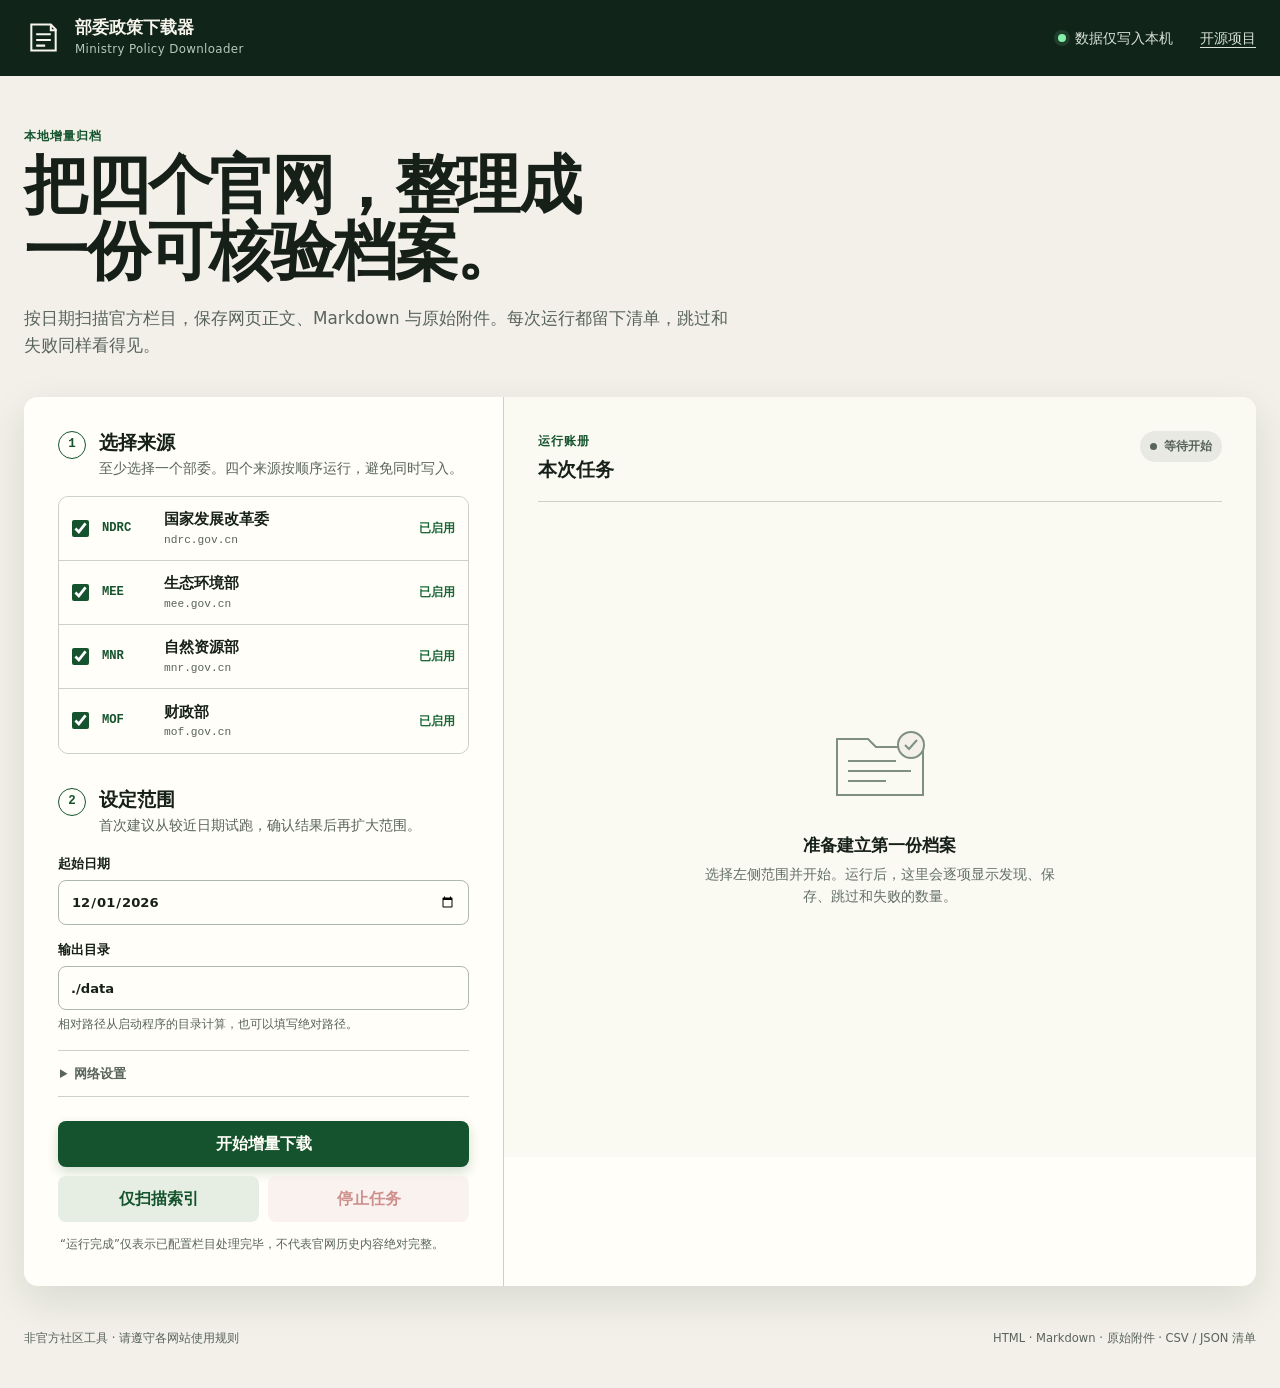
<file: src/policy_harvester/web/index.html>
<!doctype html>
<html lang="zh-CN">
<head>
  <meta charset="utf-8">
  <meta name="viewport" content="width=device-width, initial-scale=1">
  <meta name="color-scheme" content="light">
  <meta name="theme-color" content="#102419">
  <title>部委政策下载器</title>
  <link rel="stylesheet" href="app.css">
</head>
<!--
THESIS: 把分散在四个官网的政策，变成一份可核验的本地档案；拒绝指标卡堆砌的通用后台。
OWN-WORLD: 温和纸张底色、深森林绿、连续登记清单和深色机器日志组成现代档案工作台。
STORY: 用户选来源与日期，确认输出范围，启动增量归档，并看见每个来源的成功、跳过和缺口。
FIRST VIEWPORT: 顶部说明产品，左侧固定配置与主操作，右侧是连续运行账册；主按钮始终无需滚动。
FORM: Operate 模式的非对称双栏工作台，沿用既有桌面工具的任务顺序并适配浏览器。
-->
<body>
  <a class="skip-link" href="#workspace">跳到操作区</a>
  <header class="masthead">
    <div class="brand-lockup" aria-label="部委政策下载器">
      <svg class="mark" viewBox="0 0 48 48" aria-hidden="true">
        <path d="M9 8h24l6 6v26H9z" fill="none" stroke="currentColor" stroke-width="2.5"/>
        <path d="M33 8v7h7M15 20h18M15 27h18M15 34h11" fill="none" stroke="currentColor" stroke-width="2.5"/>
      </svg>
      <div>
        <strong>部委政策下载器</strong>
        <span>Ministry Policy Downloader</span>
      </div>
    </div>
    <div class="masthead-meta">
      <span class="privacy-dot" aria-hidden="true"></span>
      数据仅写入本机
      <a href="https://github.com/Lcub3d/ministry-policy-downloader" target="_blank" rel="noreferrer">开源项目</a>
    </div>
  </header>

  <main id="workspace" class="workspace">
    <section class="intro" aria-labelledby="page-title">
      <p class="kicker">本地增量归档</p>
      <h1 id="page-title">把四个官网，整理成一份可核验档案。</h1>
      <p>按日期扫描官方栏目，保存网页正文、Markdown 与原始附件。每次运行都留下清单，跳过和失败同样看得见。</p>
    </section>

    <div class="desk">
      <form id="job-form" class="setup" novalidate>
        <div class="section-heading">
          <span class="step-index">1</span>
          <div>
            <h2>选择来源</h2>
            <p>至少选择一个部委。四个来源按顺序运行，避免同时写入。</p>
          </div>
        </div>

        <fieldset id="sources" class="source-ledger">
          <legend class="sr-only">政策来源</legend>
          <label class="source-row">
            <input type="checkbox" name="source" value="ndrc" checked>
            <span class="source-code">NDRC</span>
            <span class="source-name"><strong>国家发展改革委</strong><small>ndrc.gov.cn</small></span>
            <span class="source-state">已启用</span>
          </label>
          <label class="source-row">
            <input type="checkbox" name="source" value="mee" checked>
            <span class="source-code">MEE</span>
            <span class="source-name"><strong>生态环境部</strong><small>mee.gov.cn</small></span>
            <span class="source-state">已启用</span>
          </label>
          <label class="source-row">
            <input type="checkbox" name="source" value="mnr" checked>
            <span class="source-code">MNR</span>
            <span class="source-name"><strong>自然资源部</strong><small>mnr.gov.cn</small></span>
            <span class="source-state">已启用</span>
          </label>
          <label class="source-row">
            <input type="checkbox" name="source" value="mof" checked>
            <span class="source-code">MOF</span>
            <span class="source-name"><strong>财政部</strong><small>mof.gov.cn</small></span>
            <span class="source-state">已启用</span>
          </label>
        </fieldset>

        <div class="section-heading compact">
          <span class="step-index">2</span>
          <div>
            <h2>设定范围</h2>
            <p>首次建议从较近日期试跑，确认结果后再扩大范围。</p>
          </div>
        </div>

        <div class="field-grid">
          <label class="field">
            <span>起始日期</span>
            <input id="since" name="since" type="date" required>
          </label>
          <label class="field wide">
            <span>输出目录</span>
            <input id="output" name="output" type="text" value="./data" required spellcheck="false" autocomplete="off">
            <small>相对路径从启动程序的目录计算，也可以填写绝对路径。</small>
          </label>
        </div>

        <details class="advanced">
          <summary>网络设置</summary>
          <div class="advanced-body">
            <label class="field delay-field">
              <span>请求间隔（秒）</span>
              <input type="number" name="delay" value="1" min="0.2" max="30" step="0.2">
            </label>
          </div>
        </details>

        <div id="form-error" class="form-error" role="alert" hidden></div>
        <div class="actions">
          <button id="start-button" class="button primary" type="submit">
            <span class="button-label">开始增量下载</span>
            <span class="button-busy" aria-hidden="true">正在运行…</span>
          </button>
          <button id="scan-button" class="button secondary" type="button">仅扫描索引</button>
          <button id="stop-button" class="button danger" type="button" disabled>停止任务</button>
        </div>
        <p class="boundary-note">“运行完成”仅表示已配置栏目处理完毕，不代表官网历史内容绝对完整。</p>
      </form>

      <section class="run-panel" aria-labelledby="run-title">
        <div class="run-head">
          <div>
            <p class="kicker">运行账册</p>
            <h2 id="run-title">本次任务</h2>
          </div>
          <span id="overall-status" class="status idle"><span aria-hidden="true"></span>等待开始</span>
        </div>

        <div id="empty-state" class="empty-state">
          <svg viewBox="0 0 120 92" aria-hidden="true">
            <path d="M17 23h31l8 8h47v48H17z" fill="none" stroke="currentColor" stroke-width="2"/>
            <path d="M28 45h48M28 55h63M28 65h38" fill="none" stroke="currentColor" stroke-width="2"/>
            <circle cx="91" cy="29" r="13" fill="#F2F0E8" stroke="currentColor" stroke-width="2"/>
            <path d="m85 29 4 4 8-9" fill="none" stroke="currentColor" stroke-width="2"/>
          </svg>
          <h3>准备建立第一份档案</h3>
          <p>选择左侧范围并开始。运行后，这里会逐项显示发现、保存、跳过和失败的数量。</p>
        </div>

        <div id="run-content" hidden>
          <div class="job-facts" aria-label="任务信息">
            <div><span>任务</span><strong id="job-id">—</strong></div>
            <div><span>范围</span><strong id="job-range">—</strong></div>
            <div><span>输出</span><strong id="job-output">—</strong></div>
          </div>

          <div class="progress-track" aria-label="任务进度">
            <div id="progress-bar" class="progress-bar" style="width:0%"></div>
          </div>
          <p id="progress-copy" class="progress-copy" aria-live="polite">正在准备…</p>

          <div class="result-header" aria-hidden="true">
            <span>来源</span><span>发现</span><span>保存</span><span>跳过</span><span>失败</span><span>状态</span>
          </div>
          <div id="result-rows" class="result-rows"></div>

          <div class="terminal-head">
            <h3>实时记录</h3>
            <button id="copy-log" class="text-button" type="button">复制日志</button>
          </div>
          <pre id="log" class="terminal" tabindex="0" aria-label="实时运行日志"><code>等待任务输出…</code></pre>
        </div>
      </section>
    </div>
  </main>

  <footer>
    <span>非官方社区工具 · 请遵守各网站使用规则</span>
    <span>HTML · Markdown · 原始附件 · CSV / JSON 清单</span>
  </footer>

  <script src="app.js" defer></script>
</body>
</html>
</file>
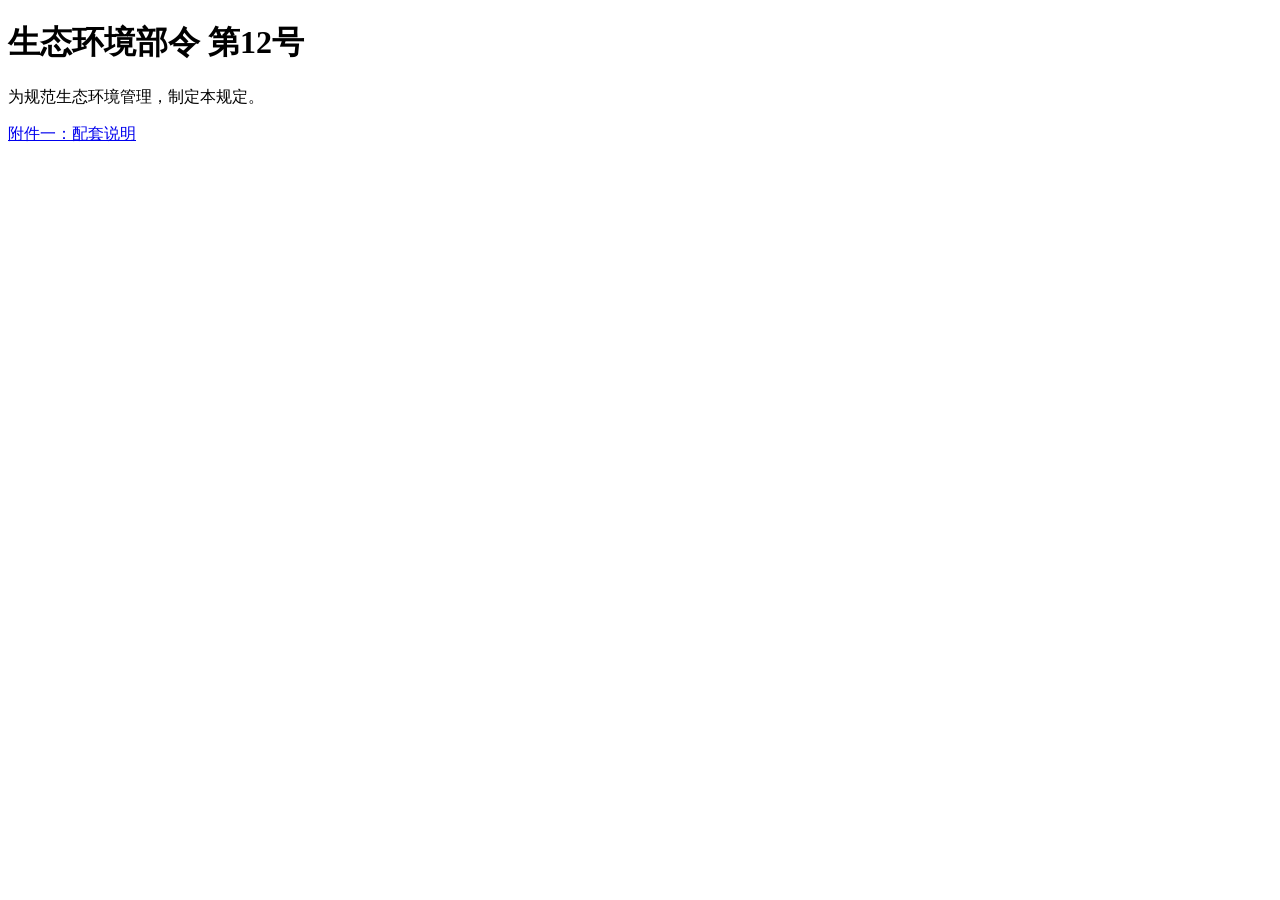
<file: tests/fixtures/mee_document.html>
<!doctype html><html><head><title>生态环境部令 第12号</title></head><body>
<h1>生态环境部令 第12号</h1><div class="TRS_Editor"><p>为规范生态环境管理，制定本规定。</p>
<a href="/xxgk2018/xxgk/xxgk01/202608/W020260811001.docx">附件一：配套说明</a></div>
</body></html>
</file>
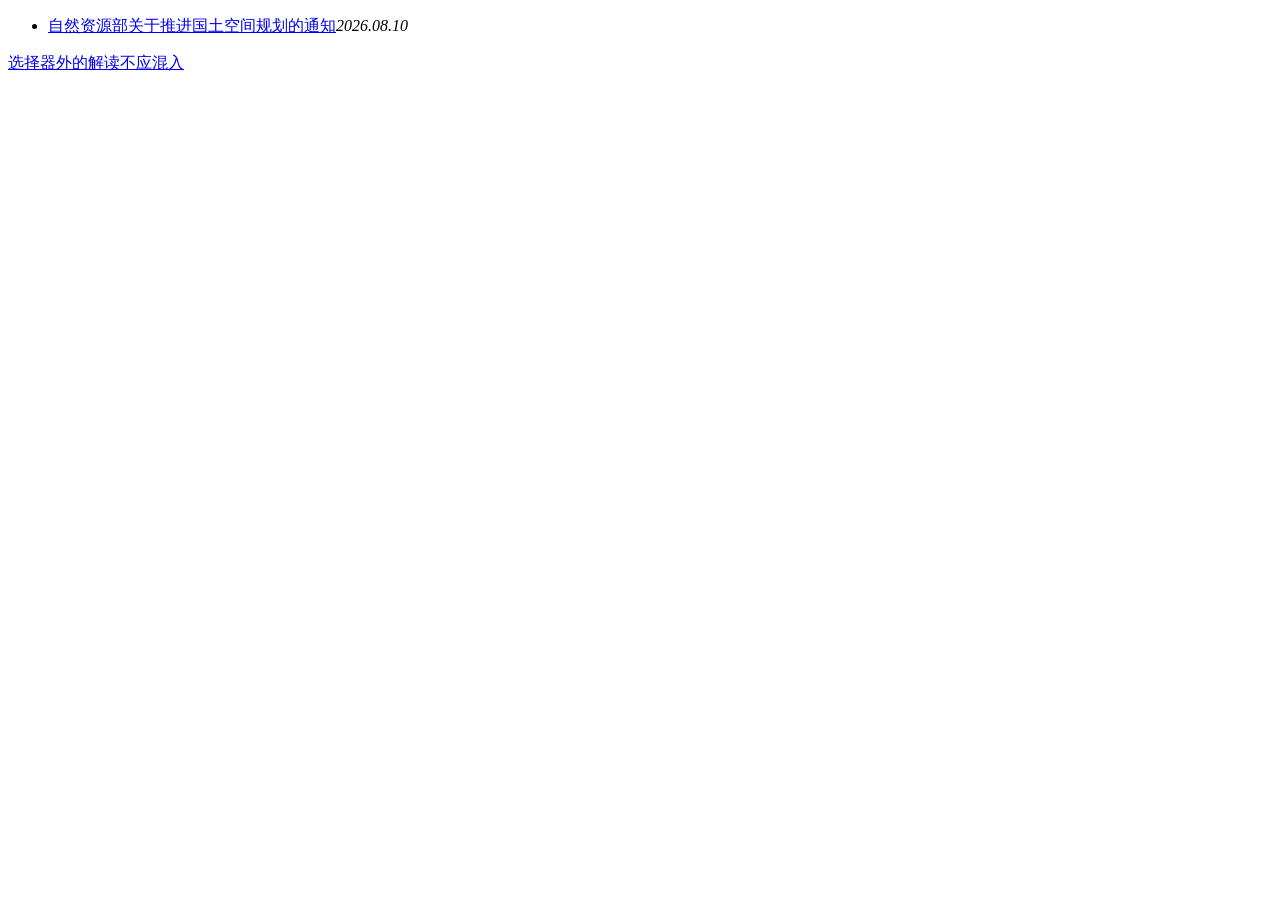
<file: tests/fixtures/mnr_index.html>
<!doctype html><html><body>
<ul class="ky_open_list"><li><a href="/gk/tzgg/202608/t20260810_3000100.html">自然资源部关于推进国土空间规划的通知</a><i>2026.08.10</i></li></ul>
<aside><a href="/gk/zcjd/202608/t20260810_3000101.html">选择器外的解读不应混入</a></aside>
</body></html>
</file>
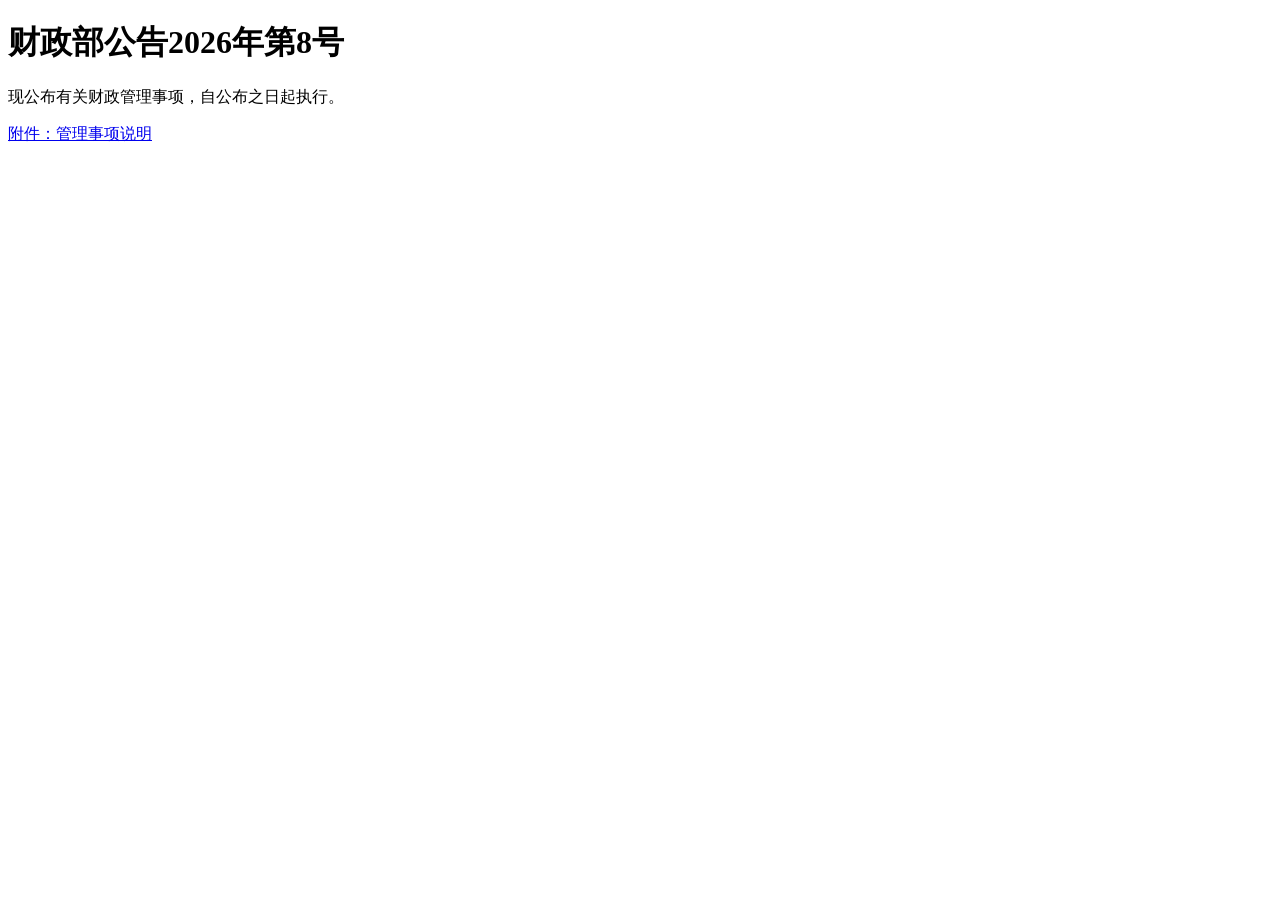
<file: tests/fixtures/mof_document.html>
<!doctype html><html><head><title>财政部公告2026年第8号</title></head><body>
<h1>财政部公告2026年第8号</h1><div id="zoom"><p>现公布有关财政管理事项，自公布之日起执行。</p>
<a href="http://www.mof.gov.cn/cms_files/file/attachment.pdf">附件：管理事项说明</a></div>
</body></html>
</file>
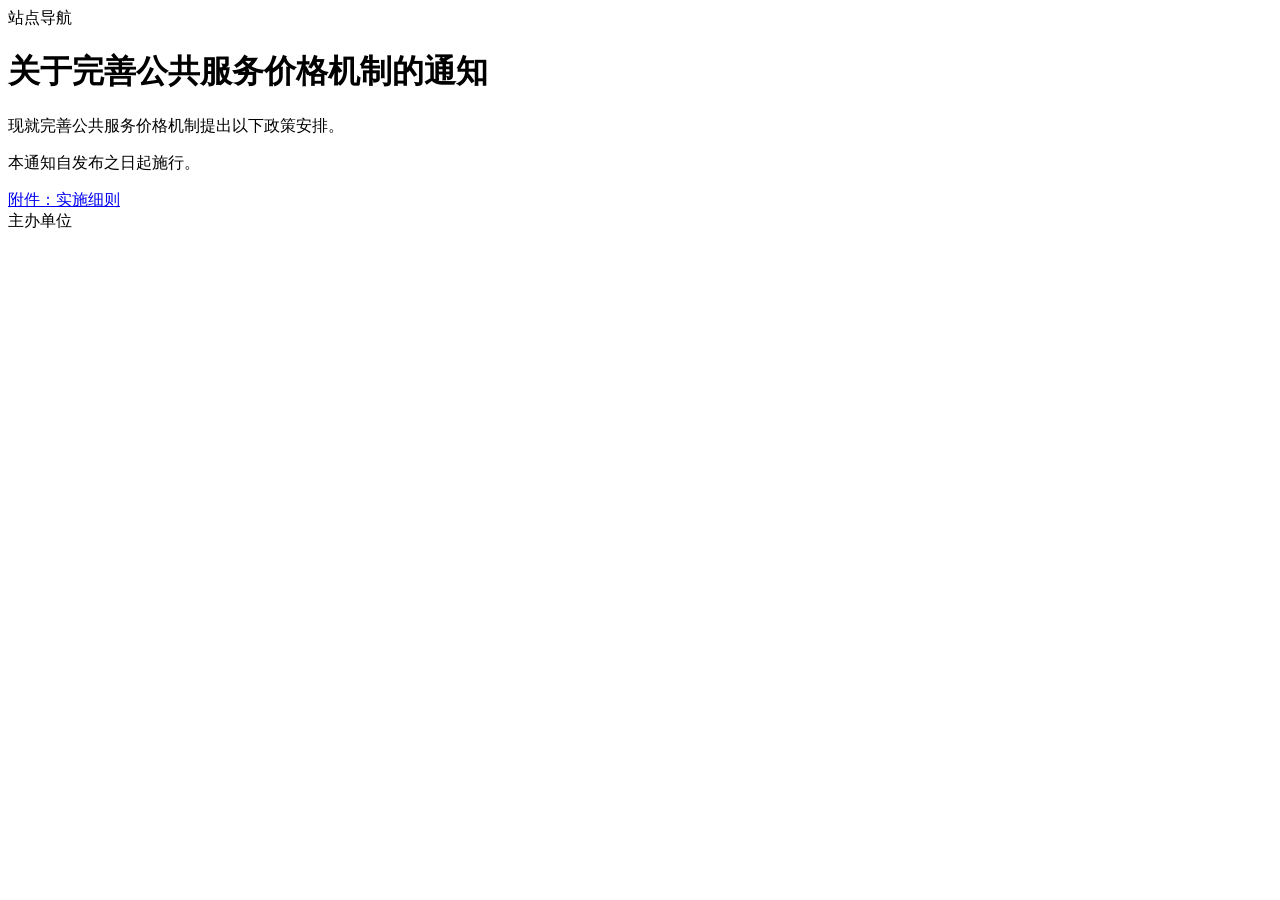
<file: tests/fixtures/ndrc_document.html>
<!doctype html><html><head><title>关于完善公共服务价格机制的通知</title></head><body>
<header>站点导航</header><h1>关于完善公共服务价格机制的通知</h1>
<div id="UCAP-CONTENT"><p>现就完善公共服务价格机制提出以下政策安排。</p><p>本通知自发布之日起施行。</p>
<a href="./files/实施细则.pdf">附件：实施细则</a></div><footer>主办单位</footer>
</body></html>
</file>
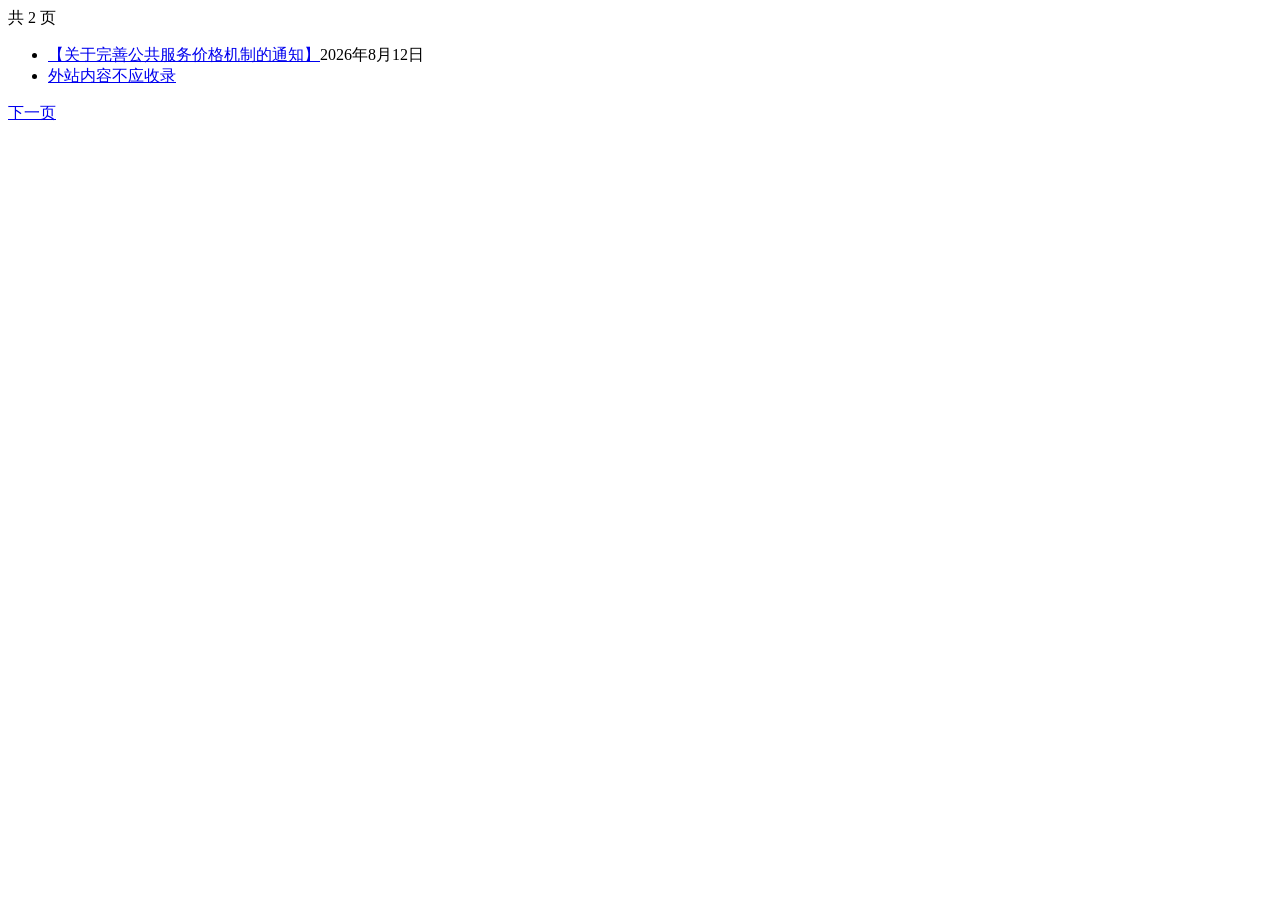
<file: tests/fixtures/ndrc_index.html>
<!doctype html><html><body>
<span>共 2 页</span>
<ul>
  <li><a href="./202608/t20260812_1400010.html">【关于完善公共服务价格机制的通知】</a><time>2026年8月12日</time></li>
  <li><a href="https://example.com/t20260812_1.html">外站内容不应收录</a></li>
</ul>
<a href="index_1.html">下一页</a>
</body></html>
</file>
<file: src/policy_harvester/web/app.css>
:root {
  --primary: #14532d;
  --primary-hover: #166534;
  --masthead: #102419;
  --canvas: #f2f0e8;
  --surface: #fffef8;
  --ink: #162019;
  --muted: #59645b;
  --divider: #cbd2c5;
  --success: #166534;
  --warning: #92400e;
  --danger: #991b1b;
  --terminal: #112018;
  --focus: #2563eb;
  --shadow: 0 14px 42px rgba(16, 36, 25, 0.11);
  --font: ui-sans-serif, system-ui, -apple-system, BlinkMacSystemFont, "Segoe UI", "Microsoft YaHei UI", sans-serif;
  --data: ui-monospace, SFMono-Regular, Consolas, "Liberation Mono", monospace;
}

* { box-sizing: border-box; }

html { background: var(--canvas); }

body {
  margin: 0;
  color: var(--ink);
  background: var(--canvas);
  font-family: var(--font);
  font-size: 16px;
  line-height: 1.6;
}

button, input, summary { font: inherit; }

button, input, label, summary { -webkit-tap-highlight-color: transparent; }

a { color: inherit; }

.skip-link {
  position: fixed;
  left: 16px;
  top: -80px;
  z-index: 100;
  padding: 10px 14px;
  color: var(--masthead);
  background: var(--surface);
  border-radius: 8px;
}

.skip-link:focus { top: 16px; }

.masthead {
  display: flex;
  align-items: center;
  justify-content: space-between;
  min-height: 76px;
  padding: 12px max(24px, calc((100vw - 1440px) / 2));
  color: #f7f5ec;
  background: var(--masthead);
}

.brand-lockup { display: flex; align-items: center; gap: 12px; }
.brand-lockup strong { display: block; font-size: 1.05rem; line-height: 1.25; }
.brand-lockup span { display: block; margin-top: 2px; color: #b9c8bc; font-size: .74rem; letter-spacing: .03em; }
.mark { width: 39px; height: 39px; }

.masthead-meta { display: flex; align-items: center; gap: 9px; color: #d9e3da; font-size: .86rem; }
.masthead-meta a { margin-left: 18px; text-underline-offset: 4px; }
.privacy-dot { width: 8px; height: 8px; border-radius: 50%; background: #86efac; box-shadow: 0 0 0 4px rgba(134, 239, 172, .12); }

.workspace { width: min(1440px, 100%); margin: 0 auto; padding: 50px 24px 40px; }
.intro { max-width: 780px; margin-bottom: 38px; }
.kicker { margin: 0 0 7px; color: var(--primary); font-size: .78rem; font-weight: 800; letter-spacing: .08em; }
.intro h1 { max-width: 13ch; margin: 0; font-size: clamp(2.15rem, 5vw, 4.6rem); font-weight: 760; line-height: 1.03; letter-spacing: -.035em; text-wrap: balance; }
.intro > p:last-child { max-width: 66ch; margin: 20px 0 0; color: var(--muted); font-size: 1.05rem; }

.desk { display: grid; grid-template-columns: minmax(360px, 480px) minmax(520px, 1fr); align-items: start; gap: 0; background: var(--surface); border-radius: 14px; box-shadow: var(--shadow); overflow: hidden; }
.setup { padding: 34px; border-right: 1px solid var(--divider); }
.run-panel { min-height: 760px; padding: 34px; background: #faf9f2; }

.section-heading { display: flex; gap: 13px; align-items: flex-start; margin-bottom: 17px; }
.section-heading.compact { margin-top: 34px; }
.section-heading h2, .run-head h2 { margin: 0; font-size: 1.18rem; line-height: 1.25; }
.section-heading p { margin: 5px 0 0; color: var(--muted); font-size: .85rem; line-height: 1.45; }
.step-index { display: grid; flex: 0 0 28px; width: 28px; height: 28px; place-items: center; border: 1px solid var(--primary); border-radius: 50%; color: var(--primary); font-family: var(--data); font-size: .78rem; font-weight: 800; }

.source-ledger { margin: 0; padding: 0; border: 1px solid var(--divider); border-radius: 10px; overflow: hidden; }
.source-row { display: grid; grid-template-columns: 20px 52px 1fr auto; align-items: center; gap: 10px; min-height: 64px; padding: 9px 13px; cursor: pointer; background: var(--surface); border-bottom: 1px solid var(--divider); transition: background .18s ease-out; }
.source-row:last-child { border-bottom: 0; }
.source-row:hover { background: #f5f7ef; }
.source-row:has(input:focus-visible) { outline: 3px solid rgba(37, 99, 235, .25); outline-offset: -3px; }
.source-row input { width: 17px; height: 17px; margin: 0; accent-color: var(--primary); }
.source-code { color: var(--primary); font-family: var(--data); font-size: .76rem; font-weight: 800; }
.source-name strong, .source-name small { display: block; }
.source-name strong { font-size: .91rem; }
.source-name small { margin-top: 1px; color: var(--muted); font-family: var(--data); font-size: .7rem; }
.source-state { color: var(--success); font-size: .72rem; font-weight: 700; }
.source-row:has(input:not(:checked)) { color: var(--muted); background: #f4f3ed; }
.source-row:has(input:not(:checked)) .source-state { color: var(--muted); }

.field-grid { display: grid; grid-template-columns: 1fr; gap: 14px; }
.field { display: grid; gap: 6px; color: var(--ink); font-size: .82rem; font-weight: 700; }
.field input { width: 100%; min-height: 44px; padding: 10px 12px; color: var(--ink); background: var(--surface); border: 1px solid #aeb8ad; border-radius: 8px; outline: 0; }
.field input:hover { border-color: #7c8c7f; }
.field input:focus-visible { border-color: var(--focus); box-shadow: 0 0 0 3px rgba(37, 99, 235, .18); }
.field small { color: var(--muted); font-size: .72rem; font-weight: 400; line-height: 1.4; }

.advanced { margin-top: 18px; border-top: 1px solid var(--divider); border-bottom: 1px solid var(--divider); }
.advanced summary { padding: 12px 2px; cursor: pointer; color: var(--muted); font-size: .83rem; font-weight: 700; }
.advanced summary:focus-visible { outline: 3px solid rgba(37, 99, 235, .24); outline-offset: 2px; border-radius: 4px; }
.advanced-body { display: grid; grid-template-columns: 1fr 1fr; gap: 9px 16px; padding: 4px 2px 16px; }
.check-line { display: flex; align-items: center; gap: 8px; font-size: .79rem; }
.check-line input { accent-color: var(--primary); }
.delay-field { grid-column: 1 / -1; margin-top: 5px; }
.delay-field input { width: 120px; }

.actions { display: grid; grid-template-columns: 1fr 1fr; gap: 9px; margin-top: 24px; }
.button { min-height: 45px; padding: 10px 15px; border: 0; border-radius: 8px; cursor: pointer; font-weight: 750; transition: background .18s ease-out, transform .18s ease-out, box-shadow .18s ease-out; }
.button:hover:not(:disabled) { transform: translateY(-1px); }
.button:focus-visible, .text-button:focus-visible { outline: 3px solid rgba(37, 99, 235, .35); outline-offset: 2px; }
.button:disabled { cursor: not-allowed; opacity: .48; }
.button.primary { grid-column: 1 / -1; color: var(--surface); background: var(--primary); box-shadow: 0 5px 12px rgba(20, 83, 45, .19); }
.button.primary:hover:not(:disabled) { background: var(--primary-hover); box-shadow: 0 8px 17px rgba(20, 83, 45, .23); }
.button.secondary { color: var(--primary); background: #e6eee3; }
.button.secondary:hover:not(:disabled) { background: #d8e5d4; }
.button.danger { color: var(--danger); background: #f6e7e4; }
.button.danger:hover:not(:disabled) { background: #edd5d1; }
.button-busy { display: none; }
body.is-running .button-label { display: none; }
body.is-running .button-busy { display: inline; }
.boundary-note { margin: 14px 2px 0; color: var(--muted); font-size: .72rem; line-height: 1.45; }
.form-error { margin-top: 15px; padding: 11px 12px; color: #741919; background: #fae9e6; border-radius: 8px; font-size: .82rem; }

.run-head { display: flex; align-items: flex-start; justify-content: space-between; gap: 18px; padding-bottom: 20px; border-bottom: 1px solid var(--divider); }
.status { display: inline-flex; align-items: center; gap: 7px; padding: 6px 10px; border-radius: 999px; font-size: .75rem; font-weight: 800; white-space: nowrap; }
.status span { width: 7px; height: 7px; border-radius: 50%; background: currentColor; }
.status.idle { color: var(--muted); background: #e8e9e3; }
.status.running { color: #78400d; background: #f7e8c7; }
.status.success { color: var(--success); background: #dfeee0; }
.status.failed { color: var(--danger); background: #f5dfdb; }

.empty-state { display: grid; min-height: 620px; place-content: center; justify-items: center; text-align: center; color: #637066; }
.empty-state svg { width: 120px; color: #7f9082; }
.empty-state h3 { margin: 24px 0 5px; color: var(--ink); font-size: 1.05rem; }
.empty-state p { max-width: 42ch; margin: 0; font-size: .85rem; }

.job-facts { display: grid; grid-template-columns: .7fr 1fr 1.5fr; gap: 18px; padding: 22px 0 18px; }
.job-facts div { min-width: 0; }
.job-facts span, .job-facts strong { display: block; }
.job-facts span { color: var(--muted); font-size: .69rem; font-weight: 700; }
.job-facts strong { margin-top: 3px; overflow: hidden; font-family: var(--data); font-size: .76rem; text-overflow: ellipsis; white-space: nowrap; }

.progress-track { height: 7px; overflow: hidden; background: #dfe3da; border-radius: 99px; }
.progress-bar { height: 100%; background: var(--primary); border-radius: inherit; }
.progress-copy { min-height: 1.5em; margin: 8px 0 23px; color: var(--muted); font-size: .75rem; }

.result-header, .result-row { display: grid; grid-template-columns: minmax(130px, 1.35fr) repeat(4, minmax(44px, .55fr)) minmax(76px, .7fr); align-items: center; gap: 8px; }
.result-header { padding: 0 10px 7px; color: var(--muted); font-size: .67rem; font-weight: 750; }
.result-header span:not(:first-child) { text-align: right; }
.result-row { min-height: 53px; padding: 8px 10px; border-top: 1px solid var(--divider); font-size: .79rem; }
.result-row > span:not(:first-child) { text-align: right; font-family: var(--data); }
.result-row .ministry { display: flex; align-items: center; gap: 8px; font-family: var(--font); font-weight: 750; }
.row-indicator { width: 7px; height: 7px; border-radius: 50%; background: #a5afa5; }
.row-indicator.running { background: #d97706; box-shadow: 0 0 0 4px rgba(217, 119, 6, .11); }
.row-indicator.success { background: var(--success); }
.row-indicator.failed { background: var(--danger); }
.row-status { font-family: var(--font) !important; font-size: .7rem; font-weight: 750; }

.terminal-head { display: flex; justify-content: space-between; align-items: center; margin-top: 28px; }
.terminal-head h3 { margin: 0; font-size: .85rem; }
.text-button { padding: 5px 0; color: var(--primary); background: transparent; border: 0; cursor: pointer; font-size: .72rem; font-weight: 750; }
.terminal { min-height: 190px; max-height: 270px; margin: 9px 0 0; padding: 16px; overflow: auto; color: #cfe1d1; background: var(--terminal); border-radius: 10px; font-family: var(--data); font-size: .72rem; line-height: 1.58; white-space: pre-wrap; overflow-wrap: anywhere; }
.terminal:focus-visible { outline: 3px solid rgba(37, 99, 235, .35); outline-offset: 2px; }

footer { display: flex; justify-content: space-between; gap: 24px; width: min(1440px, 100%); margin: 0 auto; padding: 3px 24px 40px; color: var(--muted); font-size: .72rem; }
.sr-only { position: absolute; width: 1px; height: 1px; padding: 0; margin: -1px; overflow: hidden; clip: rect(0, 0, 0, 0); white-space: nowrap; border: 0; }

@media (max-width: 980px) {
  .desk { grid-template-columns: 1fr; }
  .setup { border-right: 0; border-bottom: 1px solid var(--divider); }
  .run-panel { min-height: 600px; }
  .empty-state { min-height: 430px; }
}

@media (max-width: 620px) {
  .masthead { min-height: 66px; padding: 10px 16px; }
  .brand-lockup span, .masthead-meta > :not(a), .masthead-meta .privacy-dot { display: none; }
  .masthead-meta a { margin-left: 0; }
  .workspace { padding: 34px 12px 28px; }
  .intro { margin: 0 5px 28px; }
  .intro h1 { font-size: 2.55rem; }
  .desk { border-radius: 10px; }
  .setup, .run-panel { padding: 25px 18px; }
  .source-row { grid-template-columns: 20px 46px 1fr; }
  .source-state { display: none; }
  .actions { grid-template-columns: 1fr; }
  .button.primary { grid-column: auto; }
  .job-facts { grid-template-columns: 1fr 1fr; }
  .job-facts div:last-child { grid-column: 1 / -1; }
  .result-header { display: none; }
  .result-row { grid-template-columns: 1fr repeat(4, 36px); }
  .result-row .row-status { grid-column: 1 / -1; text-align: left; }
  footer { display: grid; padding: 0 18px 30px; }
}

@media (prefers-reduced-motion: reduce) {
  *, *::before, *::after { scroll-behavior: auto !important; transition-duration: .01ms !important; animation-duration: .01ms !important; animation-iteration-count: 1 !important; }
}
</file>
